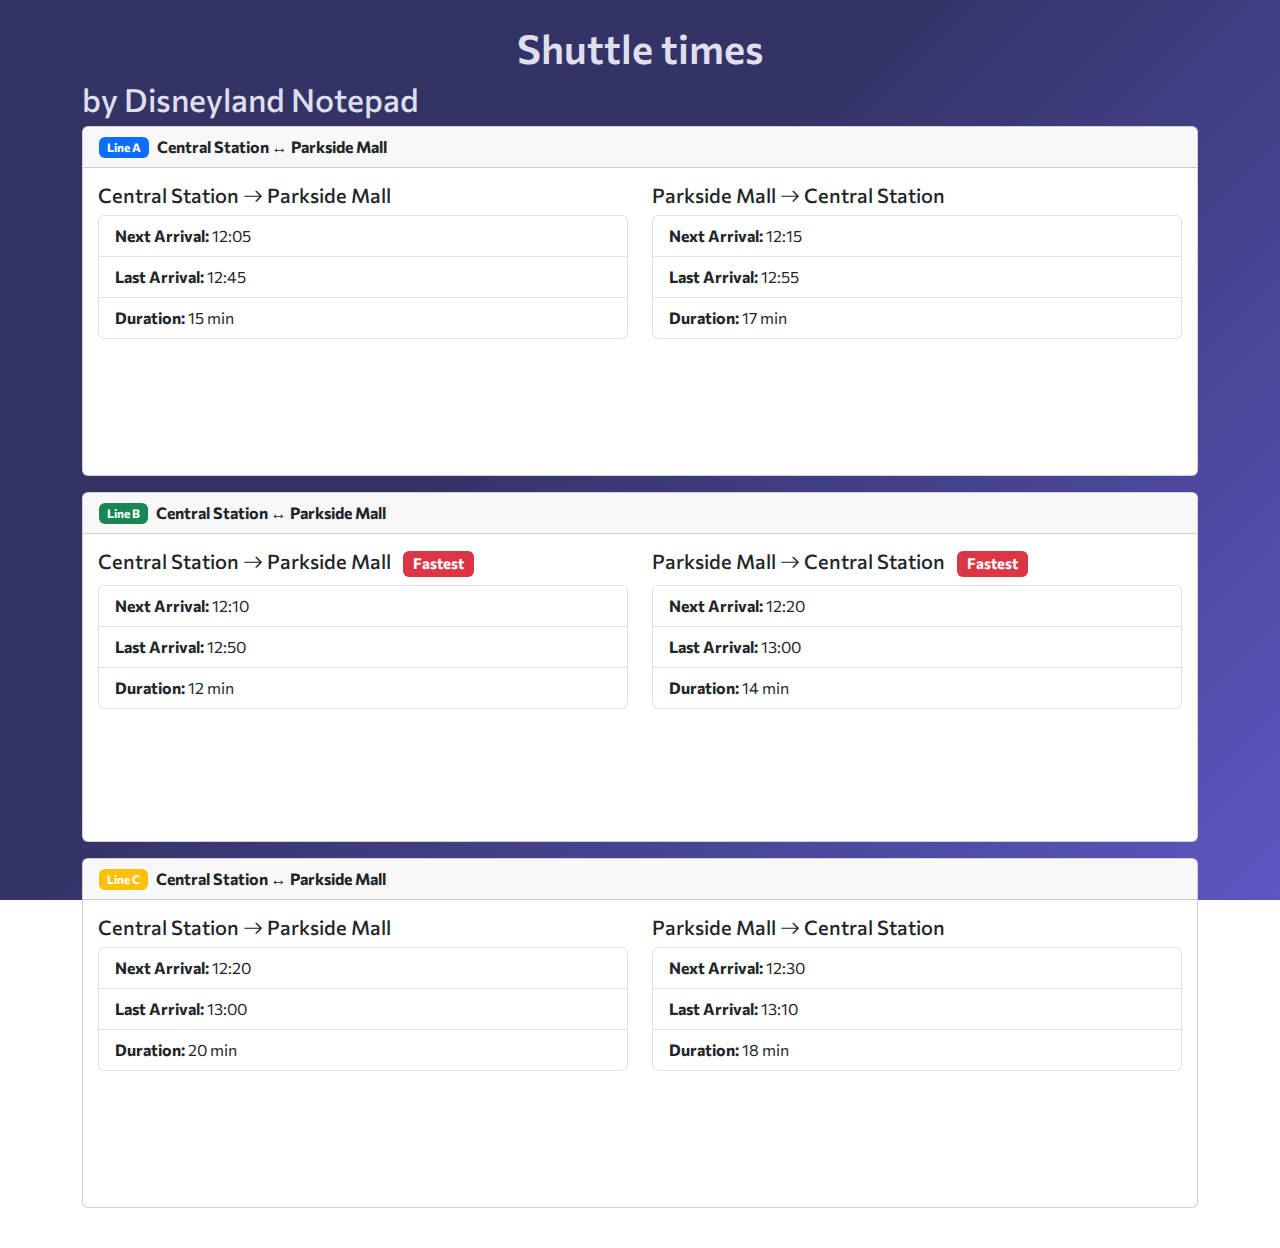
<file: busTimes.html>
<!DOCTYPE html>
<html lang="en">
<head>
    <meta charset="UTF-8">
    <title>Shuttle times</title>
    <meta name="viewport" content="width=device-width, initial-scale=1">
    <!-- Bootstrap 5 Bundle CDN -->
    <link href="https://cdn.jsdelivr.net/npm/bootstrap@5.3.3/dist/css/bootstrap.min.css" rel="stylesheet">
    <link href="https://cdn.jsdelivr.net/npm/bootstrap-icons@1.10.5/font/bootstrap-icons.css" rel="stylesheet">
    <link rel="stylesheet" href="styles.css">
          <link href="https://fonts.googleapis.com/css2?family=Commissioner:wght@100..900&display=swap" rel="stylesheet">
</head>
<body>
    <div class="container py-4">
        <h1>Shuttle times</h1>
        <h2>by Disneyland Notepad</h2>
        <div id="busTimes"></div>
    </div>
    <script>
        // Data: bus lines, locations, arrivals
        const locations = ["Central Station", "Parkside Mall"];
        const busLines = [
            {
                name: "Line A",
                color: "primary",
                arrivals: [
                    { from: 0, to: 1, next: "12:05", last: "12:45", duration: 15 },
                    { from: 1, to: 0, next: "12:15", last: "12:55", duration: 17 }
                ]
            },
            {
                name: "Line B",
                color: "success",
                arrivals: [
                    { from: 0, to: 1, next: "12:10", last: "12:50", duration: 12 },
                    { from: 1, to: 0, next: "12:20", last: "13:00", duration: 14 }
                ]
            },
            {
                name: "Line C",
                color: "warning",
                arrivals: [
                    { from: 0, to: 1, next: "12:20", last: "13:00", duration: 20 },
                    { from: 1, to: 0, next: "12:30", last: "13:10", duration: 18 }
                ]
            }
        ];

        // Find fastest line for a specific direction (returns line name and duration)
        function getFastestLineObj(from, to) {
            let fastest = null;
            let minDuration = Infinity;
            busLines.forEach(line => {
                line.arrivals.forEach(arr => {
                    if (arr.from === from && arr.to === to && arr.duration < minDuration) {
                        minDuration = arr.duration;
                        fastest = { line: line.name, duration: arr.duration };
                    }
                });
            });
            return fastest;
        }

        // Render UI
        function renderBusTimes() {
            let html = '';
            busLines.forEach(line => {
                html += `
                    <div class="card mb-3">
                        <div class="card-header d-flex align-items-center">
                            <span class="badge bg-${line.color} me-2">${line.name}</span>
                            <span class="fw-bold">${locations[0]} &harr; ${locations[1]}</span>
                        </div>
                        <div class="card-body">
                            <div class="row">
                `;
                line.arrivals.forEach(arr => {
                    // Check if this arrival is the fastest for this direction
                    const fastest = getFastestLineObj(arr.from, arr.to);
                    const isFastest = fastest.line === line.name && fastest.duration === arr.duration;
                    html += `
                        <div class="col-md-6 mb-3">
                            <h5>
                                ${locations[arr.from]} <i class="bi bi-arrow-right"></i> ${locations[arr.to]}
                                ${isFastest ? `<span class="badge bg-danger ms-2">Fastest</span>` : ''}
                            </h5>
                            <ul class="list-group">
                                <li class="list-group-item">
                                    <strong>Next Arrival:</strong> ${arr.next}
                                </li>
                                <li class="list-group-item">
                                    <strong>Last Arrival:</strong> ${arr.last}
                                </li>
                                <li class="list-group-item">
                                    <strong>Duration:</strong> ${arr.duration} min
                                </li>
                            </ul>
                        </div>
                    `;
                });
                html += `
                            </div>
                        </div>
                    </div>
                `;
            });
            document.getElementById('busTimes').innerHTML = html;
        }

        renderBusTimes();
    </script>
</body>
</html>
</file>
<file: styles.css>
html {
     height: 100%;
}
 body {
     background: rgb(51,51,102);
     background: linear-gradient(135deg, rgba(51,51,102,1) 0%, rgba(51,51,102,1) 41%, rgba(94,86,194,1) 100%) fixed !important;
     background-image: radial-gradient(rgba(0, 0, 0, 0.59) 1.5px, transparent 1.5px);
     height: 100%;
     margin: 0;
     background-repeat: no-repeat;
     font-style: normal;
     color: #dfdeed;
     font-family: "Commissioner", serif;
     font-optical-sizing: auto;
     background-attachment: fixed;
     overflow-y: scroll;
}
 h1 {
     text-align: center;
     font-weight: 600;
     margin-top: 0;
}
 .nav_container {
     background-color: #333366;
     border-radius: 8px;
     border: 2px solid #5e56c2;
}
 .tab-content {
     color: #dfdeed;
}
 #notes {
     width: 100%;
     height: 20vh;
     background-color: rgb(93, 92, 102);
     color: #dfdeed;
     resize: none;
     overflow-y: auto;
     border-radius: 8px;
}
 #notes::placeholder {
     color: rgb(152, 152, 152);
}
 #notes::-webkit-scrollbar {
     width: 12px;
}
 #notes::-webkit-scrollbar-track {
     border-radius: 8px;
     background-color: #e7e7e7;
     border: 1px solid #cacaca;
     box-shadow: inset 0 0 6px rgba(0, 0, 0, .3);
}
 #notes::-webkit-scrollbar-thumb {
     border-radius: 8px;
     background-color: #363636;
     cursor: pointer;
}
 #logo {
     display: block;
     margin: auto;
}
 #logo-container {
     padding: 20px;
     padding-bottom: 5px;
}
 .shop-img {
     width: 75%;
     float: left;
     padding: 20px;
}
 #pills-profile {
     margin-bottom: 0%;
     padding-bottom: 0%;
}
 .linksTitle {
     margin: auto;
}
 .linksWrapper {
     display: flex;
     justify-content: center;
     margin-top: 40px;
     margin-bottom: -40px;
}
 .linkFit {
     display: inline-block;
     width: fit-content;
}
 #weatherHeader {
     text-align: center;
     padding-top: -20px;
     margin-top: 20px;
     margin-bottom: 20px;
}
 .rss-container {
     max-width: 900px;
     margin: auto;
     overflow-x: auto;
     white-space: nowrap;
     padding: 10px;
     margin-bottom: 20px;
     border: 2px solid #242059;
}
 .rss-item {
     display: inline-block;
     width: 300px;
     margin-right: 15px;
     vertical-align: top;
}
 .card {
     height: 350px; /* Explicit height for card */
     display: flex;
     flex-direction: column;
     overflow: hidden;
}
 .card-body {
     flex-grow: 1;
     display: flex;
     flex-direction: column;
     padding: 15px;
     overflow: hidden;
}
 .card-title {
     font-size: 1.25rem;
     margin-bottom: 10px;
     white-space: nowrap;
     overflow: hidden;
     text-overflow: ellipsis;
     display: block;
     width: 100%;
}
 .card-text {
     display: -webkit-box;
     -webkit-box-orient: vertical;
     -webkit-line-clamp: 3;
     overflow: hidden;
     text-overflow: ellipsis;
     white-space: normal;
     word-break: break-word;
     margin-bottom: 0;
     flex-grow: 1;
}
 .card-text small {
     font-size: 0.875rem;
}
 .card a {
     display: block;
     white-space: nowrap;
     overflow: hidden;
     text-overflow: ellipsis;
     max-width: 100%;
}
 #pics-pills {
     overflow: hidden;
}
html[data-bs-theme="dark"] iframe.no-dark {
  background-color: transparent !important;
}
#weatherLinkWrapper {
     display: block;
     width: 100%;
}
</file>
